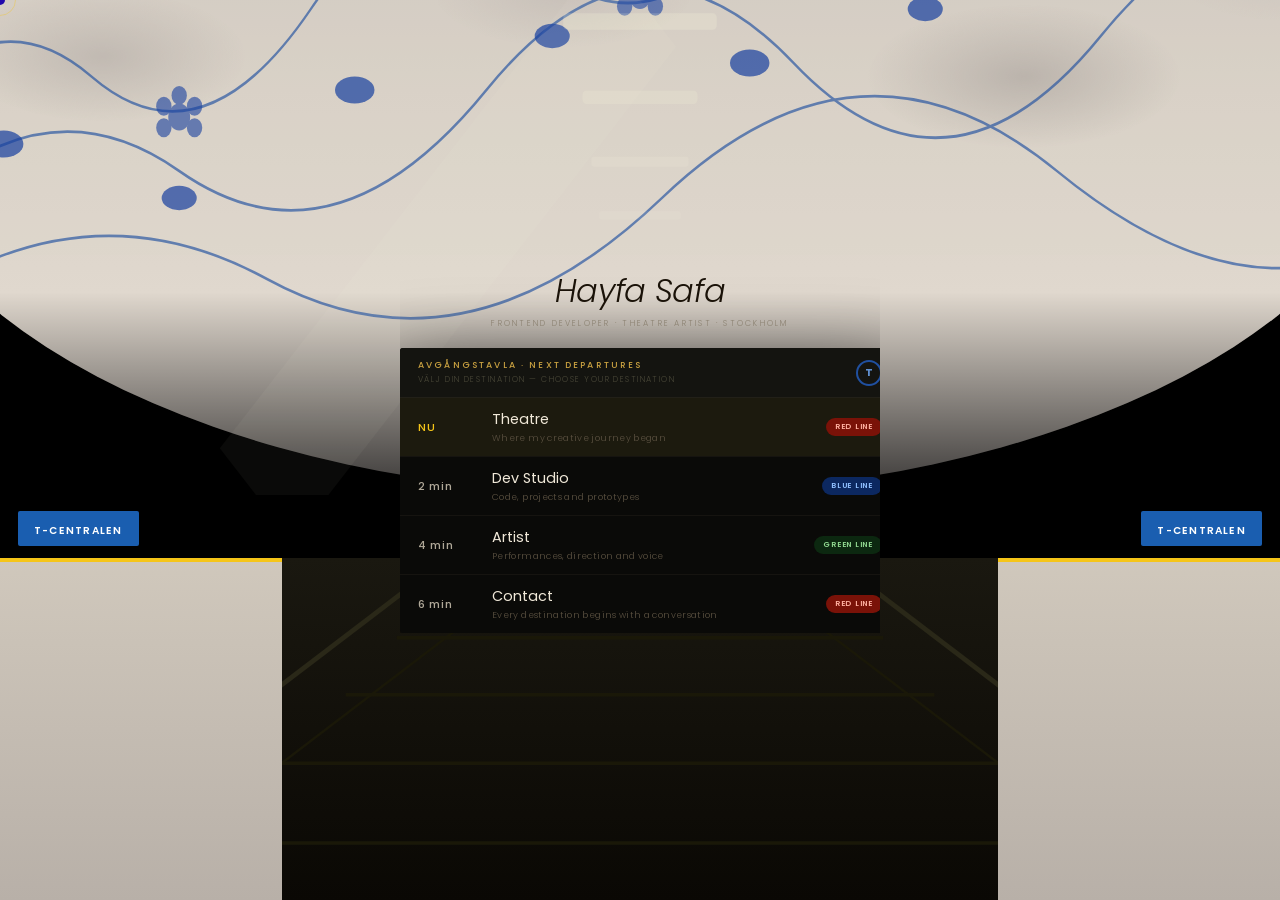
<file: station.html>
<!DOCTYPE html>
<html lang="en">
<head>
<meta charset="UTF-8">
<meta name="viewport" content="width=device-width, initial-scale=1.0">
<title>Hayfa Safa — Tunnelbana</title>
<link href="https://fonts.googleapis.com/css2?family=Poppins:ital,wght@0,300;0,400;0,500;0,600;1,300;1,400&display=swap" rel="stylesheet">
<style>
*,*::before,*::after{box-sizing:border-box;margin:0;padding:0}
html,body{width:100vw;height:100vh;overflow:hidden;background:#000;font-family:'Poppins',sans-serif;font-weight:300;cursor:none;color:#f5ede0}
#cur{position:fixed;width:10px;height:10px;border-radius:50%;background:#f5c518;pointer-events:none;z-index:9999;transform:translate(-50%,-50%);mix-blend-mode:difference}
#cur-r{position:fixed;width:32px;height:32px;border-radius:50%;border:1.5px solid rgba(245,197,24,.35);pointer-events:none;z-index:9998;transform:translate(-50%,-50%);transition:width .18s,height .18s}

/* ─── SCREENS ─────────────────────────────── */
.screen{position:fixed;inset:0;opacity:0;pointer-events:none;transition:opacity .9s ease}
.screen.active{opacity:1;pointer-events:all}

/* ─── TUNNEL ENGINE ───────────────────────── */
.tunnel{position:absolute;inset:0;overflow:hidden}

/* The arch — barrel vault ceiling using CSS */
.arch{
  position:absolute;
  left:-10%;right:-10%;
  top:-20%;
  height:75%;
  border-radius:0 0 50% 50% / 0 0 60% 60%;
  z-index:2;
  pointer-events:none;
}

/* Track floor — perspective lines to vanishing point */
.track-floor{
  position:absolute;
  bottom:0;left:0;right:0;
  height:38%;
  z-index:3;
  overflow:hidden;
}

/* Platform — the standing area */
.platform{
  position:absolute;
  bottom:0;
  z-index:4;
  height:38%;
}
.platform.left{left:0;width:22%}
.platform.right{right:0;width:22%}

/* Platform edge stripe */
.platform::after{
  content:'';
  position:absolute;
  top:0;
  right:0;
  left:0;
  height:4px;
  background:#f5c518;
}
.platform.left::after{left:auto;width:100%}
.platform.right::after{right:auto;width:100%}

/* Tunnel mouth — the dark depth at far end */
.tunnel-depth{
  position:absolute;
  top:50%;left:50%;
  transform:translate(-50%,-60%);
  width:18%;
  height:28%;
  background:radial-gradient(ellipse at center,#000 40%,transparent 100%);
  border-radius:50%;
  z-index:1;
}

/* Ceiling lights — strip running to vanishing point */
.lights-strip{
  position:absolute;
  top:0;left:0;right:0;
  height:100%;
  z-index:3;
  pointer-events:none;
}

/* Wall sign — SL blue rectangle */
.sl-sign{
  position:absolute;
  background:#1a5eb0;
  padding:5px 16px;
  border-radius:2px;
  z-index:10;
}
.sl-sign span{
  font-size:.65rem;
  color:#fff;
  font-weight:600;
  letter-spacing:.12em;
  text-transform:uppercase;
  white-space:nowrap;
}

/* Back button */
.back{
  position:absolute;
  top:16px;
  left:50%;
  transform:translateX(-50%);
  z-index:20;
  background:rgba(0,0,0,.55);
  border:1px solid rgba(245,197,24,.2);
  color:rgba(245,197,24,.5);
  font-family:'Poppins',sans-serif;
  font-size:.52rem;
  letter-spacing:.18em;
  text-transform:uppercase;
  padding:7px 18px;
  cursor:pointer;
  border-radius:2px;
  transition:all .25s;
}
.back:hover{background:rgba(0,0,0,.85);color:#f5c518;border-color:rgba(245,197,24,.5)}

/* Content panel — centered floating card */
.panel-wrap{
  position:absolute;
  inset:0;
  display:flex;
  align-items:center;
  justify-content:center;
  z-index:15;
  pointer-events:none;
}
.panel{
  pointer-events:all;
  max-height:80vh;
  width:min(480px,80vw);
  overflow-y:auto;
  animation:panelIn .6s cubic-bezier(.22,1,.36,1) forwards;
}
.panel::-webkit-scrollbar{width:3px}
.panel::-webkit-scrollbar-thumb{background:rgba(245,197,24,.3)}
@keyframes panelIn{from{opacity:0;transform:translateY(16px)}to{opacity:1;transform:none}}

/* ══════════════════════════════════════
   SCREEN 1 — T-CENTRALEN  (Departure)
   Blue hand-painted vines on white rock
══════════════════════════════════════ */
#s-board .arch{background:linear-gradient(180deg,#c8c0b8 0%,#d8d0c4 40%,#e0d8cc 70%,transparent 100%)}
#s-board .arch::before{
  content:'';position:absolute;inset:0;border-radius:inherit;
  background:
    radial-gradient(ellipse 220px 100px at 15% 35%,#b8b0a8 0%,transparent 65%),
    radial-gradient(ellipse 200px 90px at 45% 25%,#c0b8b0 0%,transparent 65%),
    radial-gradient(ellipse 240px 110px at 75% 38%,#b0a8a0 0%,transparent 65%),
    radial-gradient(ellipse 180px 80px at 92% 22%,#c8c0b8 0%,transparent 65%);
}
#s-board .platform{background:#ccc4b8}
#s-board .platform.left::before,#s-board .platform.right::before{
  content:'';position:absolute;inset:0;
  background:linear-gradient(180deg,#d0c8bc 0%,#b8b0a8 100%);
}
#s-board .track-floor{background:linear-gradient(180deg,#1a1810 0%,#0a0804 100%)}
/* Blue vine SVG overlay on ceiling */
#board-vines{position:absolute;top:0;left:0;width:100%;height:55%;z-index:5;pointer-events:none}
/* Departure board */
.dep-board{
  background:#0a0a08;
  border-radius:3px;
  overflow:hidden;
  box-shadow:0 24px 80px rgba(0,0,0,.7);
  width:min(500px,88vw);
}
.dep-header{
  background:#141410;
  padding:11px 18px;
  display:flex;
  align-items:center;
  justify-content:space-between;
  border-bottom:1px solid #222018;
}
.dep-title{font-size:.56rem;letter-spacing:.24em;color:#c8a040;font-weight:500;text-transform:uppercase}
.dep-sub{font-size:.5rem;letter-spacing:.18em;color:#4a4838;text-transform:uppercase;margin-top:2px}
.dep-sl{width:26px;height:26px;border:2px solid #2050a0;border-radius:50%;display:flex;align-items:center;justify-content:center;font-size:.65rem;color:#6090d0;font-weight:700;flex-shrink:0}
.dep-row{
  display:grid;
  grid-template-columns:62px 1fr auto;
  align-items:center;
  gap:12px;
  padding:11px 18px;
  border-bottom:1px solid #161410;
  cursor:pointer;
  transition:background .2s;
}
.dep-row:last-child{border-bottom:none}
.dep-row:hover{background:#181610}
.dep-row.hl{background:#1c1a0e}
.dep-time{font-size:.7rem;font-weight:500;letter-spacing:.06em}
.dep-time.now{color:#f5c518;animation:blink 1.4s ease-in-out infinite}
@keyframes blink{0%,100%{opacity:1}50%{opacity:.3}}
.dep-time.soon{color:#b0a898}
.dep-name{font-size:.9rem;color:#f0e8d8;margin-bottom:2px;font-weight:400}
.dep-desc{font-size:.56rem;color:#5a5040;letter-spacing:.04em}
.dep-badge{font-size:.48rem;padding:3px 9px;border-radius:10px;letter-spacing:.1em;font-weight:600;text-transform:uppercase;white-space:nowrap}
.badge-red{background:#7a1208;color:#ffb0a0}
.badge-blue{background:#0c2860;color:#90c0ff}
.badge-green{background:#0c2810;color:#90d890}
/* Name above board */
.board-name{text-align:center;margin-bottom:18px}
.board-name-h{font-style:italic;font-size:clamp(1.4rem,3vw,2rem);color:#1a1208;font-weight:300;letter-spacing:-.01em}
.board-name-s{font-size:.5rem;letter-spacing:.28em;color:#8a8070;text-transform:uppercase;margin-top:3px}

/* ══════════════════════════════════════
   SCREEN 2 — RÅDHUSET (Theatre)
   Raw red rock, blasted ceiling
══════════════════════════════════════ */
#s-theatre .arch{background:linear-gradient(180deg,#6B1208 0%,#8B1A0A 45%,#9a1e0c 70%,transparent 100%)}
#s-theatre .arch::before{
  content:'';position:absolute;inset:0;border-radius:inherit;
  background:
    radial-gradient(ellipse 200px 100px at 12% 40%,#7a1208 0%,transparent 65%),
    radial-gradient(ellipse 240px 120px at 38% 30%,#9a1e0c 0%,transparent 65%),
    radial-gradient(ellipse 260px 130px at 65% 38%,#7a1208 0%,transparent 65%),
    radial-gradient(ellipse 200px 90px at 88% 25%,#8a1808 0%,transparent 65%),
    radial-gradient(ellipse 180px 80px at 50% 55%,#5a0e06 0%,transparent 55%);
}
#s-theatre .platform{background:#5a0e06}
#s-theatre .platform.left::before,#s-theatre .platform.right::before{
  content:'';position:absolute;inset:0;
  background:radial-gradient(ellipse 150px 200px at 60% 0%,#7a1208 0%,#4a0a04 100%);
}
#s-theatre .track-floor{background:linear-gradient(180deg,#120604 0%,#060200 100%)}
#s-theatre .tunnel-depth{background:radial-gradient(ellipse at center,#000 50%,#1a0404 100%)}
/* rock crack lines on walls */
#s-theatre .platform.left::after,#s-theatre .platform.right::after{background:#f5c518;opacity:.5}
/* Spotlight cone */
#th-spot{
  position:absolute;
  top:5%;left:50%;
  transform:translateX(-50%);
  width:0;height:0;
  border-left:160px solid transparent;
  border-right:160px solid transparent;
  border-top:350px solid rgba(255,200,80,.04);
  z-index:6;
  pointer-events:none;
}
/* Playbill */
.playbill{
  background:#f5ede0;
  border-radius:2px;
  overflow:hidden;
  box-shadow:0 30px 90px rgba(0,0,0,.8);
}
.pb-top{background:#1a0f08;padding:14px 20px;text-align:center}
.pb-over{font-size:.48rem;letter-spacing:.26em;color:#c8a040;text-transform:uppercase;margin-bottom:4px}
.pb-title{font-size:1.3rem;color:#f5ede0;font-weight:300;font-style:italic}
.pb-body{padding:16px 20px;max-height:50vh;overflow-y:auto}
.pb-body::-webkit-scrollbar{width:3px}
.pb-body::-webkit-scrollbar-thumb{background:#d8c8b0}
.pb-lbl{font-size:.46rem;letter-spacing:.22em;color:#8a7858;text-transform:uppercase;margin:10px 0 6px;font-weight:500}
.pb-p{font-size:.7rem;color:#3a2a1a;line-height:1.85}
.pb-quote{font-style:italic;font-size:.75rem;color:#4a3520;border-left:2px solid #c8a040;padding-left:10px;margin:10px 0;line-height:1.75}
.tl-row{display:grid;grid-template-columns:3.5rem 1fr;gap:8px;padding:6px 0;border-bottom:1px solid #ece0ce}
.tl-row:last-child{border-bottom:none}
.tl-yr{font-size:.54rem;color:#8a7858;letter-spacing:.06em;padding-top:2px}
.tl-ro{font-size:.68rem;color:#2a1a0a;font-weight:500;margin-bottom:1px}
.tl-de{font-size:.6rem;color:#6a5a48;line-height:1.6}
.pb-btn{display:block;width:100%;padding:10px;background:#1a0f08;border:none;color:#c8a040;font-family:'Poppins',sans-serif;font-size:.56rem;letter-spacing:.2em;text-transform:uppercase;cursor:pointer;transition:background .2s;text-align:center}
.pb-btn:hover{background:#2a1a10;color:#f5c518}

/* ══════════════════════════════════════
   SCREEN 3 — T-CENTRALEN BLUE (Dev)
══════════════════════════════════════ */
#s-dev .arch{background:linear-gradient(180deg,#0d2040 0%,#1a3060 40%,#2040a0 65%,transparent 100%)}
#s-dev .arch::before{
  content:'';position:absolute;inset:0;border-radius:inherit;
  background:
    radial-gradient(ellipse 220px 100px at 15% 38%,#182858 0%,transparent 65%),
    radial-gradient(ellipse 200px 90px at 42% 28%,#2040a0 0%,transparent 60%),
    radial-gradient(ellipse 240px 110px at 70% 35%,#1a3070 0%,transparent 65%),
    radial-gradient(ellipse 180px 80px at 90% 22%,#182858 0%,transparent 65%);
}
#s-dev .platform{background:#0d1830}
#s-dev .platform.left::before,#s-dev .platform.right::before{
  content:'';position:absolute;inset:0;
  background:radial-gradient(ellipse 150px 200px at 60% 0%,#1a2848 0%,#080c18 100%);
}
#s-dev .track-floor{background:linear-gradient(180deg,#060810 0%,#020408 100%)}
#s-dev .tunnel-depth{background:radial-gradient(ellipse at center,#000 50%,#040818 100%)}
#s-dev .platform.left::after,#s-dev .platform.right::after{background:#f5c518;opacity:.4}
/* Terminal card */
.term-card{background:#060810;border:1px solid #1a2850;border-radius:4px;overflow:hidden;box-shadow:0 30px 90px rgba(0,0,0,.8)}
.term-bar{background:#0d1428;padding:9px 14px;display:flex;align-items:center;gap:7px;border-bottom:1px solid #1a2850}
.tdot{width:9px;height:9px;border-radius:50%}
.term-title{font-size:.54rem;letter-spacing:.16em;color:#3a5880;margin-left:auto;text-transform:uppercase}
.term-body{padding:14px 16px;max-height:52vh;overflow-y:auto}
.term-body::-webkit-scrollbar{width:3px}
.term-body::-webkit-scrollbar-thumb{background:#1a2850}
.tl2{display:block;font-size:.68rem;line-height:2;font-family:'Courier New',monospace}
.c-p{color:#6090d0}.c-c{color:#3a5880}.c-v{color:#90d890}.c-s{color:#c0a060}.c-k{color:#c060c0}.c-n{color:#60b0d0}
.proj-row{display:grid;grid-template-columns:1.8rem 1fr auto;gap:8px;padding:7px 0;border-bottom:1px solid #0e1828;align-items:center;cursor:pointer;text-decoration:none;transition:background .15s}
.proj-row:hover{background:rgba(26,40,80,.3)}
.proj-row:last-child{border-bottom:none}
.pn{font-size:.8rem;color:#1e3060;font-style:italic}
.pt{font-size:.7rem;color:#b0c8e8;margin-bottom:1px}
.ps{font-size:.54rem;color:#3a5880}
.pa{font-size:.7rem;color:#2a4070;transition:all .2s}
.proj-row:hover .pa{color:#6090d0;transform:translateX(3px)}
.term-btn{display:block;width:100%;margin-top:8px;padding:9px;background:#0d1428;border:1px solid #1a2850;color:#4a6aaa;font-family:'Poppins',sans-serif;font-size:.54rem;letter-spacing:.2em;text-transform:uppercase;cursor:pointer;transition:all .2s;text-align:center;border-radius:3px}
.term-btn:hover{background:#141e3a;color:#90c0ff}

/* ══════════════════════════════════════
   SCREEN 4 — KUNGSTRÄDGÅRDEN (Artist)
   Dark green cave, archaeological
══════════════════════════════════════ */
#s-artist .arch{background:linear-gradient(180deg,#061008 0%,#0d2010 40%,#183818 65%,transparent 100%)}
#s-artist .arch::before{
  content:'';position:absolute;inset:0;border-radius:inherit;
  background:
    radial-gradient(ellipse 220px 100px at 14% 40%,#0d1e0a 0%,transparent 65%),
    radial-gradient(ellipse 200px 90px at 40% 28%,#1a3818 0%,transparent 60%),
    radial-gradient(ellipse 240px 110px at 68% 38%,#102010 0%,transparent 65%),
    radial-gradient(ellipse 190px 85px at 90% 22%,#0d1e0a 0%,transparent 65%),
    radial-gradient(ellipse 300px 60px at 50% 65%,#061008 0%,transparent 55%);
}
#s-artist .platform{background:#071008}
#s-artist .platform.left::before,#s-artist .platform.right::before{
  content:'';position:absolute;inset:0;
  background:radial-gradient(ellipse 150px 200px at 60% 0%,#102010 0%,#040804 100%);
}
#s-artist .track-floor{background:linear-gradient(180deg,#040804 0%,#020402 100%)}
#s-artist .tunnel-depth{background:radial-gradient(ellipse at center,#000 50%,#030804 100%)}
#s-artist .platform.left::after,#s-artist .platform.right::after{background:#3a8030;opacity:.7}
/* Artist card */
.art-card{background:rgba(6,16,8,.9);border:1px solid #1a3818;border-radius:3px;overflow:hidden;box-shadow:0 30px 90px rgba(0,0,0,.85)}
.art-head{padding:14px 18px;text-align:center;border-bottom:1px solid #0e2010}
.art-over{font-size:.48rem;letter-spacing:.26em;color:#4a8040;text-transform:uppercase;margin-bottom:5px}
.art-title{font-size:1.3rem;color:#f0ead8;font-weight:300;font-style:italic}
.art-title em{color:#7ac870}
.art-body{padding:14px 18px;max-height:52vh;overflow-y:auto}
.art-body::-webkit-scrollbar{width:3px}
.art-body::-webkit-scrollbar-thumb{background:#1a3818}
.art-quote{font-style:italic;font-size:.72rem;color:rgba(245,237,224,.55);border-left:2px solid #2a6020;padding-left:10px;margin-bottom:12px;line-height:1.8}
.art-tl{display:flex;flex-direction:column}
.at-row{display:grid;grid-template-columns:3.8rem 1fr;gap:8px;padding:7px 0;border-bottom:1px solid #0d1e0a}
.at-row:last-child{border-bottom:none}
.at-yr{font-size:.52rem;color:#3a6030;letter-spacing:.08em;padding-top:2px}
.at-ro{font-size:.7rem;color:#e0d8c8;font-weight:400;margin-bottom:1px}
.at-de{font-size:.6rem;color:rgba(245,237,224,.4);line-height:1.6}
.art-btn{display:block;width:100%;padding:9px;background:rgba(14,40,14,.6);border:none;border-top:1px solid #0e2010;color:#4a8040;font-family:'Poppins',sans-serif;font-size:.54rem;letter-spacing:.2em;text-transform:uppercase;cursor:pointer;transition:all .2s;text-align:center}
.art-btn:hover{background:#0e2810;color:#7ac870}

/* ══════════════════════════════════════
   SCREEN 5 — SOLNA CENTRUM (Contact)
   Dramatic red-orange warm light
══════════════════════════════════════ */
#s-contact .arch{background:linear-gradient(180deg,#1a0804 0%,#3a1008 40%,#c84010 65%,transparent 100%)}
#s-contact .arch::before{
  content:'';position:absolute;inset:0;border-radius:inherit;
  background:
    radial-gradient(ellipse 300px 120px at 50% 75%,#e86020 0%,transparent 60%),
    radial-gradient(ellipse 200px 90px at 18% 45%,#c84010 0%,transparent 65%),
    radial-gradient(ellipse 180px 80px at 82% 38%,#c84010 0%,transparent 65%),
    radial-gradient(ellipse 160px 70px at 12% 22%,#3a1008 0%,transparent 70%),
    radial-gradient(ellipse 140px 60px at 88% 18%,#3a1008 0%,transparent 70%);
}
#s-contact .platform{background:#1a0804}
#s-contact .platform.left::before,#s-contact .platform.right::before{
  content:'';position:absolute;inset:0;
  background:radial-gradient(ellipse 150px 200px at 60% 0%,#3a1008 0%,#0a0402 100%);
}
#s-contact .track-floor{background:linear-gradient(180deg,#0e0402 0%,#060200 100%)}
#s-contact .tunnel-depth{background:radial-gradient(ellipse at center,#000 50%,#0a0200 100%)}
#s-contact .platform.left::after,#s-contact .platform.right::after{background:#e86020;opacity:.4}
/* warm glow on arch */
#s-contact .arch::after{
  content:'';position:absolute;bottom:0;left:20%;right:20%;height:40%;
  background:radial-gradient(ellipse at 50% 100%,rgba(232,96,32,.12) 0%,transparent 70%);
}
/* Contact card */
.cont-card{
  background:rgba(10,4,2,.88);
  border:1px solid rgba(200,64,16,.2);
  border-radius:3px;
  padding:22px 24px;
  box-shadow:0 30px 90px rgba(0,0,0,.85);
}
.cont-over{font-size:.5rem;letter-spacing:.26em;color:#9a4820;text-transform:uppercase;margin-bottom:12px;text-align:center}
.cont-msg{font-style:italic;font-size:clamp(.95rem,2.2vw,1.35rem);color:#f0e8d8;line-height:1.65;margin-bottom:20px;font-weight:300;text-align:center}
.cont-msg em{color:#e8a060}
.cont-r{display:grid;grid-template-columns:5rem 1fr;gap:10px;padding:7px 0;border-bottom:1px solid rgba(200,64,16,.12);align-items:baseline}
.cont-r:first-of-type{border-top:1px solid rgba(200,64,16,.12)}
.cont-l{font-size:.5rem;letter-spacing:.18em;text-transform:uppercase;color:#5a2810}
.cont-v a{font-size:.72rem;color:rgba(245,237,224,.55);text-decoration:none;transition:color .2s;border-bottom:1px solid transparent;padding-bottom:1px}
.cont-v a:hover{color:#e8a060;border-bottom-color:#e8a060}
.avail{display:inline-flex;align-items:center;gap:6px;font-size:.5rem;letter-spacing:.16em;text-transform:uppercase;color:#7ac870;margin-top:10px}
.adot{width:5px;height:5px;border-radius:50%;background:#7ac870;animation:pulse 2s infinite}
@keyframes pulse{0%,100%{opacity:1}50%{opacity:.3}}
.cont-back{display:block;width:100%;margin-top:12px;padding:9px;background:rgba(58,16,8,.5);border:1px solid rgba(200,64,16,.25);color:#804020;font-family:'Poppins',sans-serif;font-size:.52rem;letter-spacing:.2em;text-transform:uppercase;cursor:pointer;text-align:center;transition:all .2s;border-radius:2px}
.cont-back:hover{background:rgba(58,16,8,.9);color:#e8a060}

/* Ceiling light strips — shared */
.light-strip{
  position:absolute;
  z-index:8;
  pointer-events:none;
}
/* Panel in animation */
@keyframes up{from{opacity:0;transform:translateY(14px)}to{opacity:1;transform:none}}
.anim{animation:up .65s cubic-bezier(.22,1,.36,1) forwards}
</style>
</head>
<body>
<div id="cur"></div>
<div id="cur-r"></div>

<!-- ══ S1: DEPARTURE BOARD (T-Centralen blue) ══ -->
<div class="screen active" id="s-board">
  <div class="tunnel">
    <!-- Arch ceiling with blue painted vines -->
    <div class="arch">
      <!-- Vines painted on rock -->
      <svg style="position:absolute;inset:0;width:100%;height:100%;border-radius:inherit" viewBox="0 0 1400 500" preserveAspectRatio="none">
        <!-- rock texture -->
        <filter id="rock"><feTurbulence type="fractalNoise" baseFrequency="0.65" numOctaves="3" result="noise"/><feColorMatrix type="matrix" values="0 0 0 0 0.72  0 0 0 0 0.68  0 0 0 0 0.64  0 0 0 -0.5 1.5" in="noise"/></filter>
        <rect width="1400" height="500" filter="url(#rock)" opacity="0.25"/>
        <!-- Blue vine stems -->
        <g fill="none" stroke="#2050a0" stroke-width="2" opacity="0.65">
          <path d="M0,320 Q140,180 280,260 Q420,340 560,200 Q700,60 840,180 Q980,300 1120,160 Q1260,20 1400,120"/>
          <path d="M0,380 Q180,260 360,340 Q540,420 720,280 Q900,140 1080,260 Q1260,380 1400,300"/>
          <path d="M0,240 Q100,120 200,190 Q300,260 400,140 Q500,20 600,100 Q700,180 800,80 Q900,-20 1000,60 Q1100,140 1200,60 Q1300,-20 1400,40"/>
        </g>
        <!-- Blue flowers -->
        <g fill="#1840a0" opacity="0.7">
          <ellipse cx="120" cy="240" rx="18" ry="10"/>
          <ellipse cx="280" cy="280" rx="16" ry="9"/>
          <ellipse cx="440" cy="200" rx="18" ry="10"/>
          <ellipse cx="620" cy="160" rx="16" ry="9"/>
          <ellipse cx="800" cy="180" rx="18" ry="10"/>
          <ellipse cx="960" cy="140" rx="16" ry="9"/>
          <ellipse cx="1120" cy="120" rx="18" ry="10"/>
          <ellipse cx="1300" cy="140" rx="16" ry="9"/>
        </g>
        <!-- Flower petals at intervals -->
        <g fill="#1840a0" opacity="0.6">
          <!-- flower 1 -->
          <circle cx="280" cy="220" r="10"/><circle cx="280" cy="204" r="7"/><circle cx="294" cy="212" r="7"/><circle cx="294" cy="228" r="7"/><circle cx="266" cy="212" r="7"/><circle cx="266" cy="228" r="7"/>
          <!-- flower 2 -->
          <circle cx="700" cy="130" r="10"/><circle cx="700" cy="114" r="7"/><circle cx="714" cy="122" r="7"/><circle cx="714" cy="138" r="7"/><circle cx="686" cy="122" r="7"/><circle cx="686" cy="138" r="7"/>
          <!-- flower 3 -->
          <circle cx="1100" cy="100" r="10"/><circle cx="1100" cy="84" r="7"/><circle cx="1114" cy="92" r="7"/><circle cx="1114" cy="108" r="7"/><circle cx="1086" cy="92" r="7"/><circle cx="1086" cy="108" r="7"/>
        </g>
      </svg>
    </div>
    <!-- Platform -->
    <div class="platform left"></div>
    <div class="platform right"></div>
    <!-- Track floor -->
    <div class="track-floor">
      <svg style="position:absolute;inset:0;width:100%;height:100%" viewBox="0 0 1000 300" preserveAspectRatio="none">
        <!-- Rail tracks converging to center -->
        <line x1="350" y1="0" x2="0" y2="300" stroke="#2a2818" stroke-width="4"/>
        <line x1="650" y1="0" x2="1000" y2="300" stroke="#2a2818" stroke-width="4"/>
        <line x1="430" y1="0" x2="80" y2="300" stroke="#1a1808" stroke-width="2"/>
        <line x1="570" y1="0" x2="920" y2="300" stroke="#1a1808" stroke-width="2"/>
        <!-- Sleepers -->
        <line x1="340" y1="30" x2="660" y2="30" stroke="#1a1808" stroke-width="3"/>
        <line x1="310" y1="70" x2="690" y2="70" stroke="#1a1808" stroke-width="3"/>
        <line x1="270" y1="120" x2="730" y2="120" stroke="#1a1808" stroke-width="3"/>
        <line x1="220" y1="180" x2="780" y2="180" stroke="#1a1808" stroke-width="3"/>
        <line x1="150" y1="250" x2="850" y2="250" stroke="#1a1808" stroke-width="3"/>
      </svg>
    </div>
    <!-- Tunnel depth -->
    <div class="tunnel-depth"></div>
    <!-- Ceiling strip lights -->
    <svg class="light-strip" style="top:0;left:0;right:0;width:100%;height:55%" viewBox="0 0 1000 300" preserveAspectRatio="none">
      <line x1="500" y1="0" x2="200" y2="300" stroke="rgba(255,255,220,.04)" stroke-width="80"/>
      <rect x="440" y="8" width="120" height="10" rx="3" fill="rgba(255,255,220,.18)"/>
      <rect x="455" y="55" width="90" height="8" rx="3" fill="rgba(255,255,220,.14)"/>
      <rect x="462" y="95" width="76" height="6" rx="2" fill="rgba(255,255,220,.1)"/>
      <rect x="468" y="128" width="64" height="5" rx="2" fill="rgba(255,255,220,.07)"/>
    </svg>
    <!-- Station signs on platforms -->
    <div class="sl-sign" style="bottom:calc(38% + 12px);left:18px"><span>T-CENTRALEN</span></div>
    <div class="sl-sign" style="bottom:calc(38% + 12px);right:18px"><span>T-CENTRALEN</span></div>
  </div>
  <!-- Departure board -->
  <div class="panel-wrap" style="z-index:15">
    <div class="panel anim">
      <div class="board-name">
        <div class="board-name-h">Hayfa Safa</div>
        <div class="board-name-s">Frontend Developer · Theatre Artist · Stockholm</div>
      </div>
      <div class="dep-board">
        <div class="dep-header">
          <div>
            <div class="dep-title">Avgångstavla · Next Departures</div>
            <div class="dep-sub">Välj din destination — Choose your destination</div>
          </div>
          <div class="dep-sl">T</div>
        </div>
        <div class="dep-row hl" onclick="goTo('theatre')">
          <div class="dep-time now">NU</div>
          <div><div class="dep-name">Theatre</div><div class="dep-desc">Where my creative journey began</div></div>
          <div class="dep-badge badge-red">Red Line</div>
        </div>
        <div class="dep-row" onclick="goTo('dev')">
          <div class="dep-time soon">2 min</div>
          <div><div class="dep-name">Dev Studio</div><div class="dep-desc">Code, projects and prototypes</div></div>
          <div class="dep-badge badge-blue">Blue Line</div>
        </div>
        <div class="dep-row" onclick="goTo('artist')">
          <div class="dep-time soon">4 min</div>
          <div><div class="dep-name">Artist</div><div class="dep-desc">Performances, direction and voice</div></div>
          <div class="dep-badge badge-green">Green Line</div>
        </div>
        <div class="dep-row" onclick="goTo('contact')">
          <div class="dep-time soon">6 min</div>
          <div><div class="dep-name">Contact</div><div class="dep-desc">Every destination begins with a conversation</div></div>
          <div class="dep-badge badge-red">Red Line</div>
        </div>
      </div>
    </div>
  </div>
</div>

<!-- ══ S2: RÅDHUSET — Theatre ══ -->
<div class="screen" id="s-theatre">
  <div class="tunnel">
    <div class="arch">
      <svg style="position:absolute;inset:0;width:100%;height:100%;border-radius:inherit" viewBox="0 0 1400 500" preserveAspectRatio="none">
        <filter id="rock2"><feTurbulence type="fractalNoise" baseFrequency="0.55" numOctaves="4" result="n"/><feColorMatrix type="matrix" values="0 0 0 0 0.42  0 0 0 0 0.08  0 0 0 0 0.03  0 0 0 -0.3 1.4" in="n"/></filter>
        <rect width="1400" height="500" filter="url(#rock2)" opacity="0.5"/>
        <!-- Rock crack lines -->
        <g stroke="#4a0a04" stroke-width="1.5" fill="none" opacity="0.6">
          <path d="M100,80 Q180,140 140,220 Q100,300 160,380 Q220,460 180,500"/>
          <path d="M380,40 Q430,110 400,190 Q370,270 420,350"/>
          <path d="M700,60 Q780,130 750,220 Q720,310 790,400"/>
          <path d="M1050,30 Q1100,100 1070,180 Q1040,260 1090,340 Q1140,420 1110,500"/>
          <path d="M1280,70 Q1330,150 1300,240 Q1270,330 1320,420"/>
        </g>
      </svg>
    </div>
    <div class="platform left"></div>
    <div class="platform right"></div>
    <div class="track-floor">
      <svg style="position:absolute;inset:0;width:100%;height:100%" viewBox="0 0 1000 300" preserveAspectRatio="none">
        <line x1="350" y1="0" x2="0" y2="300" stroke="#1a0604" stroke-width="4"/>
        <line x1="650" y1="0" x2="1000" y2="300" stroke="#1a0604" stroke-width="4"/>
        <line x1="430" y1="0" x2="80" y2="300" stroke="#120402" stroke-width="2"/>
        <line x1="570" y1="0" x2="920" y2="300" stroke="#120402" stroke-width="2"/>
        <line x1="340" y1="30" x2="660" y2="30" stroke="#120402" stroke-width="3"/>
        <line x1="300" y1="80" x2="700" y2="80" stroke="#120402" stroke-width="3"/>
        <line x1="250" y1="140" x2="750" y2="140" stroke="#120402" stroke-width="3"/>
        <line x1="180" y1="210" x2="820" y2="210" stroke="#120402" stroke-width="3"/>
        <line x1="80" y1="280" x2="920" y2="280" stroke="#120402" stroke-width="3"/>
      </svg>
    </div>
    <div class="tunnel-depth"></div>
    <div id="th-spot"></div>
    <!-- Warm amber ceiling light -->
    <svg class="light-strip" style="top:0;left:0;right:0;width:100%;height:55%" viewBox="0 0 1000 300" preserveAspectRatio="none">
      <line x1="500" y1="0" x2="200" y2="300" stroke="rgba(255,180,60,.03)" stroke-width="120"/>
      <rect x="440" y="10" width="120" height="8" rx="3" fill="rgba(255,200,80,.12)"/>
      <rect x="455" y="50" width="90" height="6" rx="3" fill="rgba(255,200,80,.09)"/>
      <rect x="464" y="85" width="72" height="5" rx="2" fill="rgba(255,200,80,.06)"/>
      <rect x="470" y="115" width="60" height="4" rx="2" fill="rgba(255,200,80,.04)"/>
    </svg>
    <div class="sl-sign" style="bottom:calc(38% + 12px);left:18px;background:#8B1A0A"><span>THEATRE</span></div>
    <div class="sl-sign" style="bottom:calc(38% + 12px);right:18px;background:#8B1A0A"><span>THEATRE</span></div>
  </div>
  <button class="back" onclick="goTo('board')">← Avgångstavla</button>
  <div class="panel-wrap">
    <div class="panel anim" id="p-theatre">
      <div class="playbill">
        <div class="pb-top">
          <div class="pb-over">Rådhuset · Red Line · Theatre Station</div>
          <div class="pb-title">The First Stage</div>
        </div>
        <div class="pb-body">
          <div class="pb-lbl">The story</div>
          <div class="pb-p">Before code, there was the stage. I hold a Master's in Theatre & Acting from the Lebanese University and have directed, performed, and founded arts organisations across Lebanon, Tunisia and Sweden.</div>
          <div class="pb-quote">"Theatre taught me how to hold an audience — and how to know when to let silence speak."</div>
          <div class="pb-lbl">Productions</div>
          <div class="tl-row"><div class="tl-yr">2025</div><div><div class="tl-ro">Art Residency — Sweden</div><div class="tl-de">swan_residency_network · Scenstudio Gerlesborg</div></div></div>
          <div class="tl-row"><div class="tl-yr">2024</div><div><div class="tl-ro">Jogging Shows Tour</div><div class="tl-de">Spain · France · Portugal</div></div></div>
          <div class="tl-row"><div class="tl-yr">2023</div><div><div class="tl-ro">Anana — World Dance Company</div><div class="tl-de">Gothenburg · Sufi choreography · International Dance Day</div></div></div>
          <div class="tl-row"><div class="tl-yr">2022</div><div><div class="tl-ro">SURVIVORS — Arabiska Theater</div><div class="tl-de">Asst. Director · Founded Artists for Justice, Sweden</div></div></div>
          <div class="tl-row"><div class="tl-yr">2021</div><div><div class="tl-ro">National Theatre Tunisia</div><div class="tl-de">Director · "I Hate Cinema" · "On Every Color, My Dear"</div></div></div>
          <div class="tl-row"><div class="tl-yr">2017–19</div><div><div class="tl-ro">Baylasan NGO — Shatila Camp</div><div class="tl-de">Founder · Theatre with refugees, Lebanon</div></div></div>
          <div class="tl-row"><div class="tl-yr">2014–21</div><div><div class="tl-ro">Teaching Theatre</div><div class="tl-de">1,500+ students across Lebanon</div></div></div>
        </div>
        <button class="pb-btn" onclick="goTo('board')">← Back to Departures</button>
      </div>
    </div>
  </div>
</div>

<!-- ══ S3: T-CENTRALEN — Dev Studio ══ -->
<div class="screen" id="s-dev">
  <div class="tunnel">
    <div class="arch">
      <svg style="position:absolute;inset:0;width:100%;height:100%;border-radius:inherit" viewBox="0 0 1400 500" preserveAspectRatio="none">
        <filter id="rock3"><feTurbulence type="fractalNoise" baseFrequency="0.6" numOctaves="3" result="n3"/><feColorMatrix type="matrix" values="0 0 0 0 0.08  0 0 0 0 0.16  0 0 0 0 0.38  0 0 0 -0.3 1.4" in="n3"/></filter>
        <rect width="1400" height="500" filter="url(#rock3)" opacity="0.4"/>
        <!-- Blue vine pattern (T-Centralen signature) -->
        <g fill="none" stroke="#2a5090" stroke-width="2.5" opacity="0.55">
          <path d="M0,380 Q200,220 400,320 Q600,420 800,280 Q1000,140 1200,240 Q1350,310 1400,260"/>
          <path d="M0,300 Q150,160 300,240 Q450,320 600,180 Q750,40 900,140 Q1050,240 1200,140 Q1320,60 1400,100"/>
          <path d="M0,440 Q250,300 500,400 Q750,500 1000,360 Q1200,260 1400,340"/>
        </g>
        <g fill="#2050a0" opacity="0.55">
          <ellipse cx="200" cy="280" rx="20" ry="11"/>
          <ellipse cx="480" cy="230" rx="18" ry="10"/>
          <ellipse cx="760" cy="180" rx="20" ry="11"/>
          <ellipse cx="1040" cy="160" rx="18" ry="10"/>
          <ellipse cx="1300" cy="180" rx="20" ry="11"/>
          <!-- Flowers -->
          <circle cx="340" cy="240" r="12"/><circle cx="340" cy="222" r="8"/><circle cx="356" cy="232" r="8"/><circle cx="356" cy="252" r="8"/><circle cx="324" cy="232" r="8"/><circle cx="324" cy="252" r="8"/>
          <circle cx="900" cy="140" r="12"/><circle cx="900" cy="122" r="8"/><circle cx="916" cy="132" r="8"/><circle cx="916" cy="152" r="8"/><circle cx="884" cy="132" r="8"/><circle cx="884" cy="152" r="8"/>
        </g>
      </svg>
    </div>
    <div class="platform left"></div>
    <div class="platform right"></div>
    <div class="track-floor">
      <svg style="position:absolute;inset:0;width:100%;height:100%" viewBox="0 0 1000 300" preserveAspectRatio="none">
        <line x1="350" y1="0" x2="0" y2="300" stroke="#0a1020" stroke-width="4"/>
        <line x1="650" y1="0" x2="1000" y2="300" stroke="#0a1020" stroke-width="4"/>
        <line x1="430" y1="0" x2="80" y2="300" stroke="#060810" stroke-width="2"/>
        <line x1="570" y1="0" x2="920" y2="300" stroke="#060810" stroke-width="2"/>
        <line x1="340" y1="30" x2="660" y2="30" stroke="#060810" stroke-width="3"/>
        <line x1="300" y1="80" x2="700" y2="80" stroke="#060810" stroke-width="3"/>
        <line x1="250" y1="140" x2="750" y2="140" stroke="#060810" stroke-width="3"/>
        <line x1="180" y1="210" x2="820" y2="210" stroke="#060810" stroke-width="3"/>
        <line x1="80" y1="280" x2="920" y2="280" stroke="#060810" stroke-width="3"/>
      </svg>
    </div>
    <div class="tunnel-depth"></div>
    <svg class="light-strip" style="top:0;left:0;right:0;width:100%;height:55%" viewBox="0 0 1000 300" preserveAspectRatio="none">
      <rect x="440" y="8" width="120" height="9" rx="3" fill="rgba(220,240,255,.15)"/>
      <rect x="455" y="52" width="90" height="7" rx="3" fill="rgba(220,240,255,.10)"/>
      <rect x="464" y="88" width="72" height="5" rx="2" fill="rgba(220,240,255,.07)"/>
      <rect x="470" y="118" width="60" height="4" rx="2" fill="rgba(220,240,255,.05)"/>
    </svg>
    <div class="sl-sign" style="bottom:calc(38% + 12px);left:18px;background:#1a3a8e"><span>DEV STUDIO</span></div>
    <div class="sl-sign" style="bottom:calc(38% + 12px);right:18px;background:#1a3a8e"><span>DEV STUDIO</span></div>
  </div>
  <button class="back" onclick="goTo('board')">← Avgångstavla</button>
  <div class="panel-wrap">
    <div class="panel anim" id="p-dev">
      <div class="term-card">
        <div class="term-bar">
          <div class="tdot" style="background:#ff5f57"></div>
          <div class="tdot" style="background:#febc2e"></div>
          <div class="tdot" style="background:#28c840"></div>
          <div class="term-title">hayfa@dev-studio ~ projects</div>
        </div>
        <div class="term-body">
          <span class="tl2"><span class="c-p">›</span> <span class="c-c">// 6 repositories · Hyper Island 2024–25</span></span>
          <span class="tl2" style="height:.35rem;display:block"></span>
          <a class="proj-row" href="https://github.com/hayfa327/BeyondTheWindow" target="_blank" style="text-decoration:none">
            <div class="pn">01</div><div><div class="pt">Beyond the Window</div><div class="ps">A-Frame · Three.js · Claude API · WebXR</div></div><div class="pa">↗</div>
          </a>
          <a class="proj-row" href="https://huemind-ai.vercel.app/" target="_blank" style="text-decoration:none">
            <div class="pn">02</div><div><div class="pt">HueMind AI</div><div class="ps">React · TypeScript · Gemini 2.5 · Vercel</div></div><div class="pa">↗</div>
          </a>
          <a class="proj-row" href="https://github.com/hayfa327" target="_blank" style="text-decoration:none">
            <div class="pn">03</div><div><div class="pt">Women in Contemporary Art</div><div class="ps">React · Node.js · MongoDB · Full-Stack</div></div><div class="pa">↗</div>
          </a>
          <a class="proj-row" href="https://github.com/hayfa327" target="_blank" style="text-decoration:none">
            <div class="pn">04</div><div><div class="pt">Coffee Shop App</div><div class="ps">HTML5 · CSS3 · JavaScript ES6+</div></div><div class="pa">↗</div>
          </a>
          <a class="proj-row" href="https://github.com/hayfa327" target="_blank" style="text-decoration:none">
            <div class="pn">05</div><div><div class="pt">Logo Animation</div><div class="ps">JavaScript · CSS · Canvas</div></div><div class="pa">↗</div>
          </a>
          <a class="proj-row" href="https://github.com/hayfa327" target="_blank" style="text-decoration:none">
            <div class="pn">06</div><div><div class="pt">Quiz Spin Machine</div><div class="ps">JavaScript · HTML · CSS</div></div><div class="pa">↗</div>
          </a>
          <span class="tl2" style="height:.35rem;display:block"></span>
          <span class="tl2"><span class="c-p">›</span> <span class="c-v">React</span> <span class="c-s">TypeScript</span> <span class="c-n">Next.js</span> <span class="c-k">Node.js</span> <span class="c-v">MongoDB</span></span>
          <span class="tl2"><span class="c-p">›</span> <span class="c-s">A-Frame</span> <span class="c-n">WebXR</span> <span class="c-k">Claude API</span> <span class="c-v">Gemini 2.5</span> <span class="c-s">Three.js</span></span>
        </div>
        <button class="term-btn" onclick="goTo('board')">← Back to Departures</button>
      </div>
    </div>
  </div>
</div>

<!-- ══ S4: KUNGSTRÄDGÅRDEN — Artist ══ -->
<div class="screen" id="s-artist">
  <div class="tunnel">
    <div class="arch">
      <svg style="position:absolute;inset:0;width:100%;height:100%;border-radius:inherit" viewBox="0 0 1400 500" preserveAspectRatio="none">
        <filter id="rock4"><feTurbulence type="fractalNoise" baseFrequency="0.58" numOctaves="4" result="n4"/><feColorMatrix type="matrix" values="0 0 0 0 0.06  0 0 0 0 0.16  0 0 0 0 0.06  0 0 0 -0.3 1.4" in="n4"/></filter>
        <rect width="1400" height="500" filter="url(#rock4)" opacity="0.5"/>
        <g stroke="#1a4018" stroke-width="2" fill="none" opacity="0.5">
          <path d="M80,60 Q160,140 120,240 Q80,340 140,440"/>
          <path d="M360,40 Q420,120 390,220 Q360,320 410,420"/>
          <path d="M700,30 Q780,120 750,230 Q720,340 780,440"/>
          <path d="M1080,50 Q1130,140 1100,250 Q1070,360 1120,460"/>
          <path d="M1320,60 Q1370,150 1340,260"/>
        </g>
        <g fill="#2a5828" opacity="0.45">
          <ellipse cx="200" cy="120" rx="24" ry="12"/>
          <ellipse cx="500" cy="90" rx="22" ry="11"/>
          <ellipse cx="800" cy="80" rx="24" ry="12"/>
          <ellipse cx="1100" cy="100" rx="22" ry="11"/>
          <ellipse cx="140" cy="240" rx="18" ry="9"/>
          <ellipse cx="400" cy="220" rx="16" ry="8"/>
          <ellipse cx="700" cy="200" rx="18" ry="9"/>
          <ellipse cx="1000" cy="210" rx="16" ry="8"/>
        </g>
      </svg>
    </div>
    <div class="platform left"></div>
    <div class="platform right"></div>
    <div class="track-floor">
      <svg style="position:absolute;inset:0;width:100%;height:100%" viewBox="0 0 1000 300" preserveAspectRatio="none">
        <line x1="350" y1="0" x2="0" y2="300" stroke="#061008" stroke-width="4"/>
        <line x1="650" y1="0" x2="1000" y2="300" stroke="#061008" stroke-width="4"/>
        <line x1="430" y1="0" x2="80" y2="300" stroke="#040804" stroke-width="2"/>
        <line x1="570" y1="0" x2="920" y2="300" stroke="#040804" stroke-width="2"/>
        <line x1="340" y1="30" x2="660" y2="30" stroke="#040804" stroke-width="3"/>
        <line x1="300" y1="80" x2="700" y2="80" stroke="#040804" stroke-width="3"/>
        <line x1="250" y1="140" x2="750" y2="140" stroke="#040804" stroke-width="3"/>
        <line x1="180" y1="210" x2="820" y2="210" stroke="#040804" stroke-width="3"/>
        <line x1="80" y1="280" x2="920" y2="280" stroke="#040804" stroke-width="3"/>
      </svg>
    </div>
    <div class="tunnel-depth"></div>
    <svg class="light-strip" style="top:0;left:0;right:0;width:100%;height:55%" viewBox="0 0 1000 300" preserveAspectRatio="none">
      <rect x="440" y="8" width="120" height="8" rx="3" fill="rgba(200,240,200,.1)"/>
      <rect x="455" y="50" width="90" height="6" rx="3" fill="rgba(200,240,200,.07)"/>
      <rect x="464" y="85" width="72" height="5" rx="2" fill="rgba(200,240,200,.05)"/>
    </svg>
    <div class="sl-sign" style="bottom:calc(38% + 12px);left:18px;background:#1a5e30"><span>ARTIST</span></div>
    <div class="sl-sign" style="bottom:calc(38% + 12px);right:18px;background:#1a5e30"><span>ARTIST</span></div>
  </div>
  <button class="back" onclick="goTo('board')">← Avgångstavla</button>
  <div class="panel-wrap">
    <div class="panel anim">
      <div class="art-card">
        <div class="art-head">
          <div class="art-over">Kungsträdgården · Green Line</div>
          <div class="art-title">The Other <em>Stage</em></div>
        </div>
        <div class="art-body">
          <div class="art-quote">"I use art as a tool for expression and social change — exploring memory, migration, and transformation."</div>
          <div class="art-tl">
            <div class="at-row"><div class="at-yr">2025</div><div><div class="at-ro">Art Residency — Sweden</div><div class="at-de">swan_residency_network · Scenstudio Gerlesborg</div></div></div>
            <div class="at-row"><div class="at-yr">2024</div><div><div class="at-ro">Jogging Shows Tour</div><div class="at-de">Spain · France · Portugal</div></div></div>
            <div class="at-row"><div class="at-yr">2023</div><div><div class="at-ro">Anana — World Dance Company</div><div class="at-de">Gothenburg · Sufi dance choreography</div></div></div>
            <div class="at-row"><div class="at-yr">2022</div><div><div class="at-ro">SURVIVORS — Arabiska Theater</div><div class="at-de">Asst. Director · Founded Artists for Justice</div></div></div>
            <div class="at-row"><div class="at-yr">2021</div><div><div class="at-ro">National Theatre Tunisia</div><div class="at-de">Director · "I Hate Cinema" · "On Every Color"</div></div></div>
            <div class="at-row"><div class="at-yr">2017–19</div><div><div class="at-ro">Baylasan NGO — Shatila Camp</div><div class="at-de">Founder · Theatre with refugees, Lebanon</div></div></div>
            <div class="at-row"><div class="at-yr">2014–21</div><div><div class="at-ro">Teaching Theatre</div><div class="at-de">1,500+ students across Lebanon</div></div></div>
          </div>
        </div>
        <button class="art-btn" onclick="goTo('board')">← Back to Departures</button>
      </div>
    </div>
  </div>
</div>

<!-- ══ S5: SOLNA CENTRUM — Contact ══ -->
<div class="screen" id="s-contact">
  <div class="tunnel">
    <div class="arch">
      <svg style="position:absolute;inset:0;width:100%;height:100%;border-radius:inherit" viewBox="0 0 1400 500" preserveAspectRatio="none">
        <filter id="rock5"><feTurbulence type="fractalNoise" baseFrequency="0.5" numOctaves="4" result="n5"/><feColorMatrix type="matrix" values="0 0 0 0 0.45  0 0 0 0 0.12  0 0 0 0 0.03  0 0 0 -0.25 1.35" in="n5"/></filter>
        <rect width="1400" height="500" filter="url(#rock5)" opacity="0.55"/>
        <!-- Warm orange glow radiating from center like Solna -->
        <radialGradient id="warmglow" cx="50%" cy="80%" r="60%">
          <stop offset="0%" stop-color="#e86020" stop-opacity="0.25"/>
          <stop offset="60%" stop-color="#c84010" stop-opacity="0.1"/>
          <stop offset="100%" stop-color="transparent" stop-opacity="0"/>
        </radialGradient>
        <rect width="1400" height="500" fill="url(#warmglow)"/>
        <g stroke="#6a1808" stroke-width="1.5" fill="none" opacity="0.5">
          <path d="M60,50 Q140,130 100,230 Q60,330 120,430"/>
          <path d="M340,30 Q400,110 370,210 Q340,310 390,410"/>
          <path d="M700,20 Q780,110 750,220 Q720,330 780,430"/>
          <path d="M1060,40 Q1120,130 1090,240 Q1060,350 1110,450"/>
          <path d="M1330,60 Q1380,150 1350,260"/>
        </g>
      </svg>
    </div>
    <div class="platform left"></div>
    <div class="platform right"></div>
    <div class="track-floor">
      <svg style="position:absolute;inset:0;width:100%;height:100%" viewBox="0 0 1000 300" preserveAspectRatio="none">
        <line x1="350" y1="0" x2="0" y2="300" stroke="#120402" stroke-width="4"/>
        <line x1="650" y1="0" x2="1000" y2="300" stroke="#120402" stroke-width="4"/>
        <line x1="430" y1="0" x2="80" y2="300" stroke="#0a0200" stroke-width="2"/>
        <line x1="570" y1="0" x2="920" y2="300" stroke="#0a0200" stroke-width="2"/>
        <line x1="340" y1="30" x2="660" y2="30" stroke="#0a0200" stroke-width="3"/>
        <line x1="300" y1="80" x2="700" y2="80" stroke="#0a0200" stroke-width="3"/>
        <line x1="250" y1="140" x2="750" y2="140" stroke="#0a0200" stroke-width="3"/>
        <line x1="180" y1="210" x2="820" y2="210" stroke="#0a0200" stroke-width="3"/>
        <line x1="80" y1="280" x2="920" y2="280" stroke="#0a0200" stroke-width="3"/>
      </svg>
    </div>
    <div class="tunnel-depth" style="background:radial-gradient(ellipse at center,#000 50%,#0e0200 100%)"></div>
    <svg class="light-strip" style="top:0;left:0;right:0;width:100%;height:55%" viewBox="0 0 1000 300" preserveAspectRatio="none">
      <rect x="440" y="8" width="120" height="8" rx="3" fill="rgba(255,180,60,.1)"/>
      <rect x="455" y="50" width="90" height="6" rx="3" fill="rgba(255,180,60,.07)"/>
      <rect x="464" y="85" width="72" height="5" rx="2" fill="rgba(255,180,60,.05)"/>
    </svg>
    <div class="sl-sign" style="bottom:calc(38% + 12px);left:18px;background:#7a1808"><span>CONTACT</span></div>
    <div class="sl-sign" style="bottom:calc(38% + 12px);right:18px;background:#7a1808"><span>CONTACT</span></div>
  </div>
  <button class="back" onclick="goTo('board')">← Avgångstavla</button>
  <div class="panel-wrap">
    <div class="panel anim">
      <div class="cont-card">
        <div class="cont-over">Solna Centrum · Final Stop</div>
        <div class="cont-msg">"Every destination begins<br>with a <em>conversation</em>."</div>
        <div class="cont-r"><span class="cont-l">Email</span><span class="cont-v"><a href="mailto:haifasafaa@gmail.com">haifasafaa@gmail.com</a></span></div>
        <div class="cont-r"><span class="cont-l">GitHub</span><span class="cont-v"><a href="https://github.com/hayfa327" target="_blank">github.com/hayfa327</a></span></div>
        <div class="cont-r"><span class="cont-l">LinkedIn</span><span class="cont-v"><a href="https://www.linkedin.com/in/haifa-safa-665810176/" target="_blank">haifa-safa</a></span></div>
        <div class="cont-r"><span class="cont-l">Location</span><span class="cont-v"><a>Stockholm, Sweden</a></span></div>
        <div class="cont-r"><span class="cont-l">Seeking</span><span class="cont-v"><a>Frontend internship · Junior dev role</a></span></div>
        <div class="cont-r"><span class="cont-l">Live demo</span><span class="cont-v"><a href="https://huemind-ai.vercel.app/" target="_blank">huemind-ai.vercel.app ↗</a></span></div>
        <div class="avail"><div class="adot"></div>Available for opportunities</div>
        <button class="cont-back" onclick="goTo('board')">← Back to Departures</button>
      </div>
    </div>
  </div>
</div>

<script>
// CURSOR
const cur=document.getElementById('cur'),curR=document.getElementById('cur-r');
let mx=0,my=0,rx=0,ry=0;
document.addEventListener('mousemove',e=>{mx=e.clientX;my=e.clientY;cur.style.left=mx+'px';cur.style.top=my+'px'});
(function ar(){rx+=(mx-rx)*.1;ry+=(my-ry)*.1;curR.style.left=rx+'px';curR.style.top=ry+'px';requestAnimationFrame(ar)})();
document.querySelectorAll('a,button,.dep-row').forEach(el=>{
  el.addEventListener('mouseenter',()=>{cur.style.width='14px';cur.style.height='14px';curR.style.width='46px';curR.style.height='46px'});
  el.addEventListener('mouseleave',()=>{cur.style.width='10px';cur.style.height='10px';curR.style.width='32px';curR.style.height='32px'});
});

// NAV
const MAP={board:'s-board',theatre:'s-theatre',dev:'s-dev',artist:'s-artist',contact:'s-contact'};
let cur_screen='board';
function goTo(id){
  document.getElementById(MAP[cur_screen]).classList.remove('active');
  cur_screen=id;
  const el=document.getElementById(MAP[id]);
  el.classList.add('active');
  // restart panel animation
  el.querySelectorAll('.anim').forEach(a=>{
    a.style.animation='none';
    void a.offsetWidth;
    a.style.animation='';
  });
}
document.addEventListener('keydown',e=>{
  if(e.code==='Escape'&&cur_screen!=='board') goTo('board');
});
</script>
</body>
</html>
</file>
